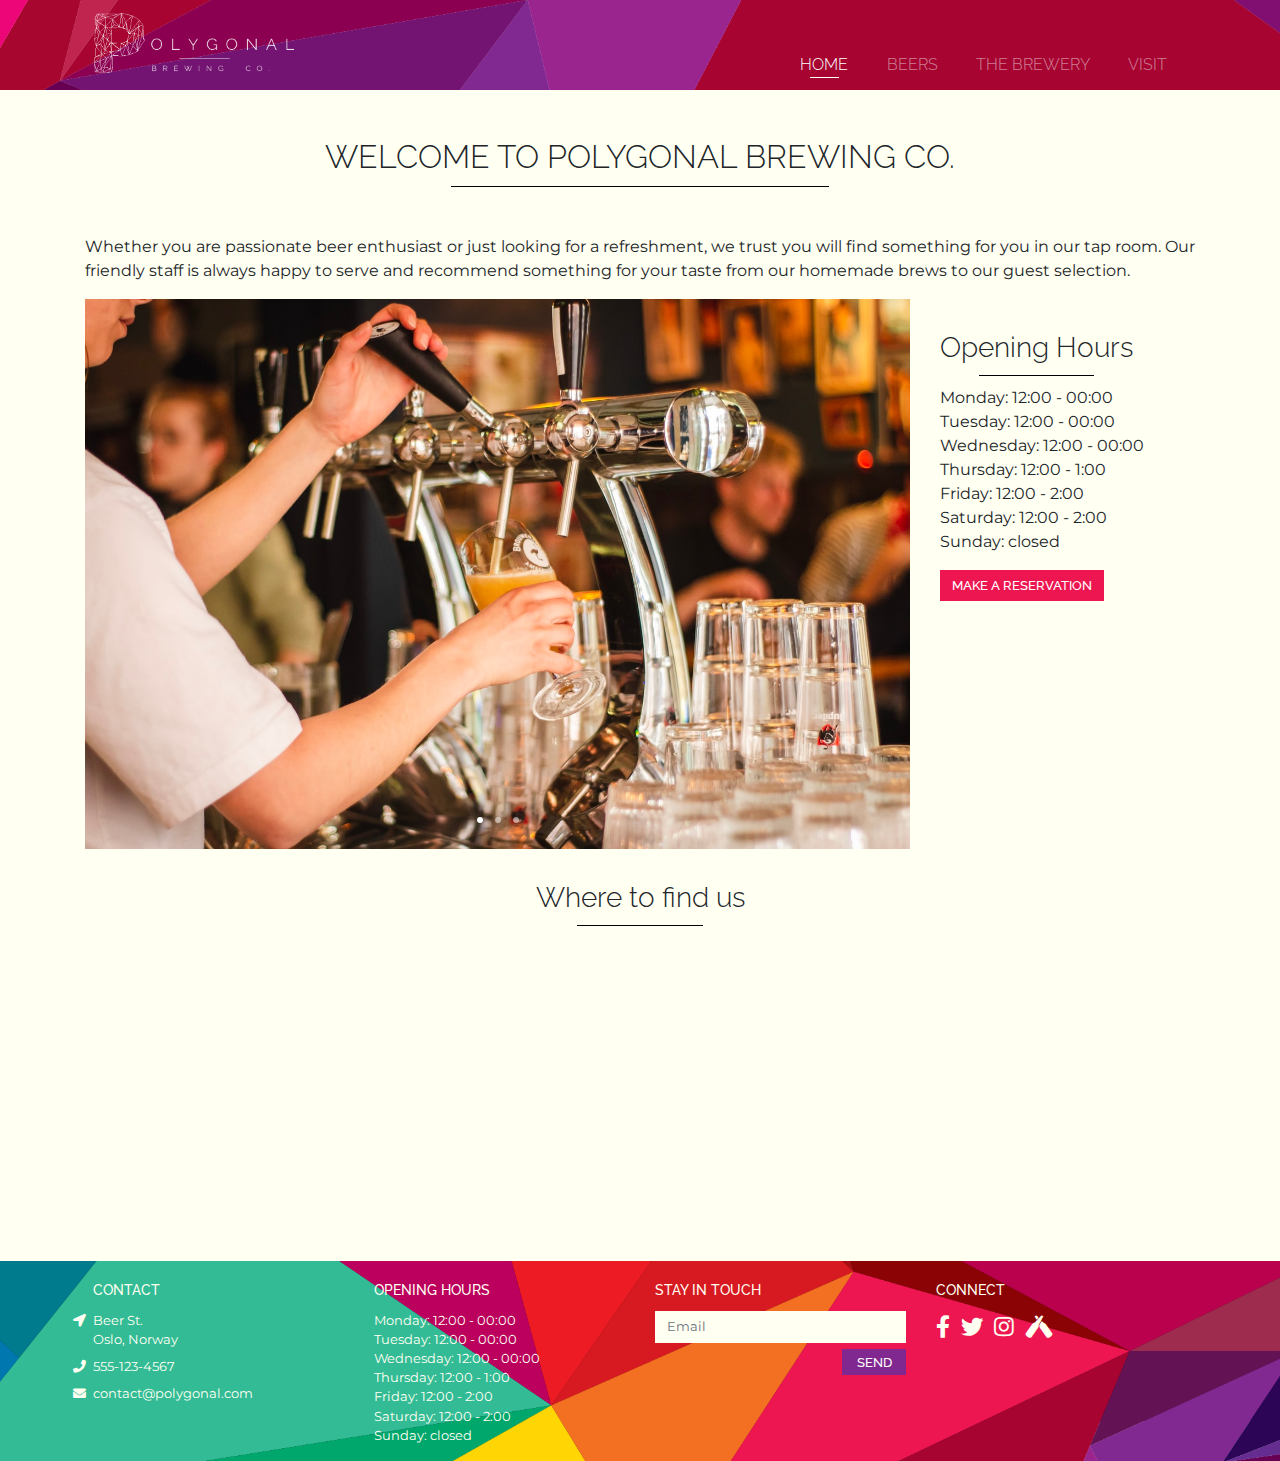
<file: index.html>
<!DOCTYPE html>
<html lang="en">

<head>
	<meta charset="UTF-8" />
	<meta name="viewport" content="width=device-width, initial-scale=1.0, user-scalable=no" />
	<meta http-equiv="X-UA-Compatible" content="ie=edge" />
	<link rel="stylesheet" href="https://stackpath.bootstrapcdn.com/bootstrap/4.4.1/css/bootstrap.min.css" />
	<link rel="stylesheet" href="https://cdnjs.cloudflare.com/ajax/libs/font-awesome/5.13.0/css/all.min.css" />
	<link rel="icon" href="favicon.ico" type="image/x-icon" />
	<link rel="stylesheet" href="assets/css/style.css" type="text/css" />
	<title>HOME | Polygonal Brewing Co.</title>
</head>

<body class="d-flex flex-column">
	<!-- HEADER -->
	<header class="sticky-top">
		<div class="nav-container container-fluid bg-custom">
			<nav class="navbar navbar-expand-md navbar-dark">
				<!-- LOGO -->
				<a class="navbar-brand logo" href="index.html"><img
                            src="assets/images/polygonal-logo-white-v2.png"
                            alt="Polygonal Brewing Logo"
                    /></a>
					<!-- TOGGLE NAV ICON ON MOBILE-->
					<button
                        class="navbar-toggler ml-auto"
                        type="button"
                        data-toggle="collapse"
                        data-target="#navbarNavDropdown"
                        aria-controls="navbarNavDropdown"
                        aria-expanded="false"
                        aria-label="Toggle navigation"
                    >
                        <span class="navbar-toggler-icon"></span>
                    </button>
					<!-- NAVIGATION -->
					<div class="collapse navbar-collapse" id="navbarNavDropdown">
						<ul id="nav" class="navbar-nav ml-auto">
							<li class="nav-item text-center">
								<a class="nav-link active" href="index.html">Home<span class="sr-only">
                                        (current)</span></a>
							</li>
							<li class="nav-item text-center">
								<a class="nav-link" href="beers.html">Beers</a>
							</li>
							<li class="nav-item text-center">
								<a class="nav-link" href="brewery.html">The Brewery</a>
							</li>
							<li class="nav-item text-center">
								<a class="nav-link" href="visit.html">Visit</a>
							</li>
						</ul>
					</div>
			</nav>
		</div>
	</header>

	<!-- MAIN CONTENT -->
	<section id="page-content">
		<div class="container content-container">
			<div class="row">
				<div class="col">
					<!-- TITLE AND INTRO TEXT -->
					<div class="text-center">
						<h2 class="center-title uppercase">
							Welcome to Polygonal Brewing Co.
						</h2>
					</div>
					<p>
						Whether you are passionate beer enthusiast or just
						looking for a refreshment, we trust you will find
						something for you in our tap room. Our friendly
						staff is always happy to serve and recommend
						something for your taste from our homemade brews to
						our guest selection.
					</p>
				</div>
			</div>
			<div class="row">
				<!-- SLIDESHOW -->
				<div class="col-lg-9 carousel slide" data-ride="carousel" id="homepage-carousel" data-interval="6000"
					data-touch="true">
					<ol class="carousel-indicators">
						<li data-target="#homepage-carousel" data-slide-to="0" class="active"></li>
						<li data-target="#homepage-carousel" data-slide-to="1"></li>
						<li data-target="#homepage-carousel" data-slide-to="2"></li>
					</ol>
					<div class="carousel-inner">
						<div class="carousel-item active">
							<img
                                    class="d-block w-100"
                                    src="assets/images/homepage-1.jpg"
                                    alt="Pouring beer from tap"
                                />
                            </div>
							<div class="carousel-item">
								<img
                                    class="d-block w-100"
                                    src="assets/images/homepage-2.jpg"
                                    alt="Group drinking beer"
                                />
                            </div>
								<div class="carousel-item">
									<img
                                    class="d-block w-100"
                                    src="assets/images/homepage-3.jpg"
                                    alt="Taproom and fermenters"
                                />
                            </div>
								</div>
							</div>

							<!-- OPENING HOURS -->

							<div class="col-lg-3 text-center text-lg-left row-buffer">
								<h3>Opening Hours</h3>
								<ul class="list-unstyled">
									<li>Monday: 12:00 - 00:00</li>
									<li>Tuesday: 12:00 - 00:00</li>
									<li>Wednesday: 12:00 - 00:00</li>
									<li>Thursday: 12:00 - 1:00</li>
									<li>Friday: 12:00 - 2:00</li>
									<li>Saturday: 12:00 - 2:00</li>
									<li>Sunday: closed</li>
								</ul>
								<a href="visit.html" class="btn btn-primary">Make a reservation</a>
							</div>
						</div>

						<div class="row row-buffer">
							<div class="col map">
								<div class="text-center">
									<h3>Where to find us</h3>
								</div>
								<!-- GOOGLE MAP -->
								<div id="map-container">
									<div id="map-overlay"></div>
									<iframe
										src="https://www.google.com/maps/d/embed?mid=18Y-OL-SCOapMsxaPh5ECu9UVHn6y4Py0"
										title="Location Map" aria-label="Location Map"></iframe>
								</div>
							</div>
						</div>
					</div>
	</section>
	<!-- FOOTER -->
	<footer id="sticky-footer">
		<div class="container-fluid bg-custom">
			<div class="row footer-container text-center text-md-left">
				<div class="col-md-3 footer-info">
					<h4>Contact</h4>
					<ul class="fa-ul">
						<li>
							<span class="fa-li d-none d-md-inline"
                                    ><i class="fa fa-location-arrow"></i></span><i
                                    class="fa fa-location-arrow d-md-none pr-2"
                                ></i>
							Beer St. <br />Oslo, Norway
                            </li>
						<li>
							<span class="fa-li d-none d-md-inline"
                                    ><i class="fa fa-phone"></i></span><i class="fa fa-phone d-md-none pr-2"></i><a
								aria-label="phone number" href="tel:555-123-4567">555-123-4567</a>
						</li>
						<li>
							<span class="fa-li d-none d-md-inline"
                                    ><i class="fa fa-envelope"></i></span><i class="fa fa-envelope d-md-none pr-2"></i><a
								aria-label="email" href="mailto:contact@polygonal.com">contact@polygonal.com</a>
						</li>
					</ul>
					<hr class="d-md-none" />
				</div>
				<div class="col-md-3 hours">
					<h4>Opening Hours</h4>
					<ul class="list-unstyled">
						<li>Monday: 12:00 - 00:00</li>
						<li>Tuesday: 12:00 - 00:00</li>
						<li>Wednesday: 12:00 - 00:00</li>
						<li>Thursday: 12:00 - 1:00</li>
						<li>Friday: 12:00 - 2:00</li>
						<li>Saturday: 12:00 - 2:00</li>
						<li>Sunday: closed</li>
					</ul>
					<hr class="d-md-none" />
				</div>
				<div class="col-md-3 footer-form">
					<h4>Stay In Touch</h4>
					<form class="form-group">
						<input
                                type="email"
                                required
                                class="form-control"
                                placeholder="Email"
                                aria-label="Email address"
                            />
						<div class="text-right">
							<button
                                    type="submit"
                                    class="btn btn-primary form-control"
                                    aria-label="submit-form"
                                >
                                    send
                                </button>
						</div>
					</form>
					<hr class="d-md-none" />
				</div>
				<div class="col-md-3 social">
					<h4>Connect</h4>
					<ul class="list-inline">
						<li class="list-inline-item align-middle">
							<a aria-label="Facebook" href="https://facebook.com" target="_blank"
								rel="noopener"><i class="fab fa-facebook-f"></i></a>
						</li>
						<li class="list-inline-item align-middle">
							<a aria-label="Twitter" href="https://twitter.com" target="_blank"
								rel="noopener"><i class="fab fa-twitter"></i></a>
						</li>
						<li class="list-inline-item align-middle">
							<a aria-label="instagram" href="https://instagram.com" target="_blank"
								rel="noopener"><i class="fab fa-instagram"></i></a>
						</li>
						<li class="list-inline-item align-middle">
							<a aria-label="untappd" href="https://untappd.com" target="_blank"
								rel="noopener"><i class="fab fa-untappd"></i></a>
						</li>
					</ul>
				</div>
			</div>
		</div>
	</footer>
	<!-- SCRIPTS -->
	<script src="https://code.jquery.com/jquery-3.4.1.slim.min.js"></script>
	<script src="https://stackpath.bootstrapcdn.com/bootstrap/4.4.1/js/bootstrap.min.js"></script>
	<script src="assets/js/scripts.js"></script>
</body>

</html>
</file>
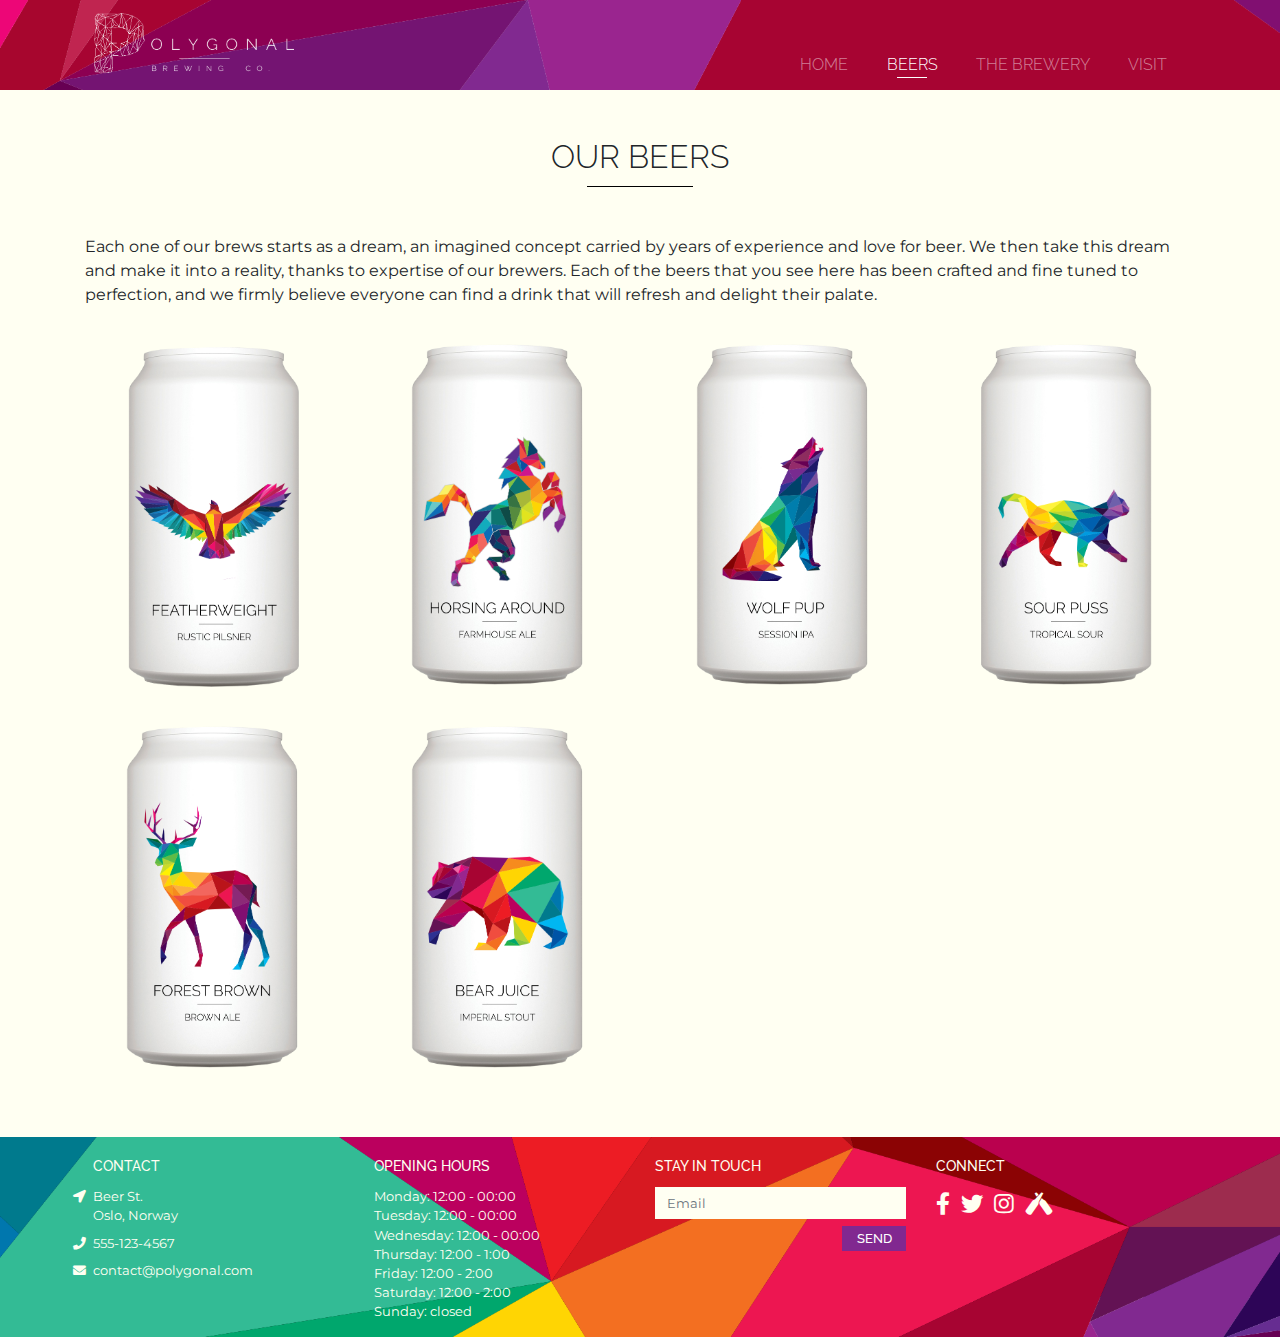
<file: beers.html>
<!DOCTYPE html>
<html lang="en">

<head>
	<meta charset="UTF-8" />
	<meta name="viewport" content="width=device-width, initial-scale=1.0, user-scalable=no" />
	<meta http-equiv="X-UA-Compatible" content="ie=edge" />
	<link rel="stylesheet" href="https://stackpath.bootstrapcdn.com/bootstrap/4.4.1/css/bootstrap.min.css" />
	<link rel="stylesheet" href="https://cdnjs.cloudflare.com/ajax/libs/font-awesome/5.13.0/css/all.min.css" />
	<link rel="icon" href="favicon.ico" type="image/x-icon" />
	<link rel="stylesheet" href="assets/css/style.css" type="text/css" />
	<title>BEERS | Polygonal Brewing Co.</title>
</head>

<body class="d-flex flex-column">
	<!-- HEADER -->
	<header class="sticky-top">
		<div class="nav-container container-fluid bg-custom">
			<nav class="navbar navbar-expand-md navbar-dark">
				<!-- LOGO -->
				<a class="navbar-brand logo" href="index.html"><img
                            src="assets/images/polygonal-logo-white-v2.png"
                            alt="Polygonal Brewing Logo"
                    /></a>
					<!-- TOGGLE NAV ICON ON MOBILE-->
					<button
                        class="navbar-toggler ml-auto"
                        type="button"
                        data-toggle="collapse"
                        data-target="#navbarNavDropdown"
                        aria-controls="navbarNavDropdown"
                        aria-expanded="false"
                        aria-label="Toggle navigation"
                    >
                        <span class="navbar-toggler-icon"></span>
                    </button>
					<!-- NAVIGATION -->
					<div class="collapse navbar-collapse" id="navbarNavDropdown">
						<ul id="nav" class="navbar-nav ml-auto">
							<li class="nav-item text-center">
								<a class="nav-link" href="index.html">Home<span class="sr-only">
                                        (current)</span></a>
							</li>
							<li class="nav-item text-center">
								<a class="nav-link active" href="beers.html">Beers<span class="sr-only">
                                        (current)</span></a>
							</li>
							<li class="nav-item text-center">
								<a class="nav-link" href="brewery.html">The Brewery</a>
							</li>
							<li class="nav-item text-center">
								<a class="nav-link" href="visit.html">Visit</a>
							</li>
						</ul>
					</div>
			</nav>
		</div>
	</header>
	<!-- MAIN CONTENT -->
	<section id="page-content">
		<div class="container content-container">
			<div class="text-center">
				<h2 class="center-title uppercase">Our Beers</h2>
			</div>
			<p>
				Each one of our brews starts as a dream, an imagined concept
				carried by years of experience and love for beer. We then
				take this dream and make it into a reality, thanks to
				expertise of our brewers. Each of the beers that you see
				here has been crafted and fine tuned to perfection, and we
				firmly believe everyone can find a drink that will refresh
				and delight their palate.
			</p>
			<!-- DESKTOP VERSION GRID -->
			<div class="d-none d-md-block">
				<div class="row">
					<div class="col-lg-3 col-md-4 col-sm-6">
						<div class="beer-img text-center">
							<a href="#featherweightModal" data-toggle="modal" data-target="#featherweightModal"><img
                                        src="assets/images/can-featherweight.png"
                                        alt="Featherweight Pilsner Can"
                                    />
                                </a>
						</div>
					</div>
					<div class="col-lg-3 col-md-4 col-sm-6">
						<div class="beer-img text-center">
							<a href="#horsingModal" data-toggle="modal" data-target="#horsingModal"><img
                                        src="assets/images/can-horsing-farmhouse.png"
                                        alt="Horsing Around Farmhouse Ale Can"
                                /></a>
						</div>
					</div>
					<div class="col-lg-3 col-md-4 col-sm-6">
						<div class="beer-img text-center">
							<a href="#wolfpupModal" data-toggle="modal" data-target="#wolfpupModal"><img
                                        src="assets/images/can-wolf-pup-ipa.png"
                                        alt="Wolf Pup IPA Can"
                                /></a>
						</div>
					</div>
					<div class="col-lg-3 col-md-4 col-sm-6">
						<div class="beer-img text-center">
							<a href="#sourpussModal" data-toggle="modal" data-target="#sourpussModal"><img
                                        src="assets/images/can-sour-puss.png"
                                        alt="Sour Puss Can"
                                /></a>
						</div>
					</div>
					<div class="col-lg-3 col-md-4 col-sm-6">
						<div class="beer-img text-center">
							<a href="#forestbrownModal" data-toggle="modal" data-target="#forestbrownModal"><img
                                        src="assets/images/can-forest-brown.png"
                                        alt="Forest Brown Ale Can"
                                /></a>
						</div>
					</div>
					<div class="col-lg-3 col-md-4 col-sm-6">
						<div class="beer-img text-center">
							<a href="#bearjuiceModal" data-toggle="modal" data-target="#bearjuiceModal"><img
                                        src="assets/images/can-bear-juice.png"
                                        alt="Bear Juice Can"
                                /></a>
						</div>
					</div>
				</div>
			</div>
			<!-- MOBILE VERSION CAROUSEL -->
			<div class="d-block d-md-none">
				<div class="row">
					<div class="col">
						<div id="beerCarousel" class="carousel slide" data-ride="carousel" data-interval="false"
							data-touch="true">
							<ol class="carousel-indicators">
								<li data-target="#beerCarousel" data-slide-to="0" class="active"></li>
								<li data-target="#beerCarousel" data-slide-to="1"></li>
								<li data-target="#beerCarousel" data-slide-to="2"></li>
								<li data-target="#beerCarousel" data-slide-to="3"></li>
								<li data-target="#beerCarousel" data-slide-to="4"></li>
								<li data-target="#beerCarousel" data-slide-to="5"></li>
							</ol>
							<div class="carousel-inner">
								<div class="carousel-item active">
									<img
                                            class="d-block beer-carousel-img"
                                            src="assets/images/can-featherweight.png"
                                            alt="Featherweight can"
                                        /><a class="art-credit text-center" href="https://www.freepik.com/patrickss"
										target="_blank" aria-label="open in new window">vector art by Patrickss<i
                                                class="ml-1 fas fa-external-link-alt"
                                            ></i></a>
									<div class="text-center row-buffer">
										<h3>Featherweight</h3>
									</div>
									<p>
										Featherweight finds its roots in the
										traditional Czech Pilsners, with
										it’s beautiful golden color, spicy
										noble hop aromas, and crisp malty
										profile. We bring it into the new
										world with our house lager yeast,
										which imparts it a fuller body than
										what you’d expect from it’s 4% abv.
										The result is a crisp, refreshing,
										satisfying beverage that will
										satisfy any thirst.
									</p>
									<div class="row">
										<div class="col-4 text-right progress-label">
											body
										</div>
										<div class="col-8 pt-2">
											<div class="progress" style="height: 3px;">
												<div class="progress-bar" role="progressbar" style="width: 50%;"
													aria-valuenow="50" aria-valuemin="0" aria-valuemax="100"></div>
											</div>
										</div>
									</div>
									<div class="row">
										<div class="col-4 text-right progress-label">
											bitterness
										</div>
										<div class="col-8 pt-2">
											<div class="progress" style="height: 3px;">
												<div class="progress-bar" role="progressbar" style="width: 40%;"
													aria-valuenow="40" aria-valuemin="0" aria-valuemax="100"></div>
											</div>
										</div>
									</div>

									<div class="row">
										<div class="col-4 text-right progress-label">
											maltiness
										</div>
										<div class="col-8 pt-2">
											<div class="progress" style="height: 3px;">
												<div class="progress-bar" role="progressbar" style="width: 70%;"
													aria-valuenow="70" aria-valuemin="0" aria-valuemax="100"></div>
											</div>
										</div>
									</div>

									<div class="row">
										<div class="col-4 text-right progress-label">
											fruitiness
										</div>
										<div class="col-8 pt-2">
											<div class="progress" style="height: 3px;">
												<div class="progress-bar" role="progressbar" style="width: 40%;"
													aria-valuenow="40" aria-valuemin="0" aria-valuemax="100"></div>
											</div>
										</div>
									</div>
								</div>

								<div class="carousel-item">
									<img
                                            class="d-block beer-carousel-img"
                                            src="assets/images/can-horsing-farmhouse.png"
                                            alt="Horsing Around farmhouse ale can"
                                        /><a class="art-credit text-center" href="https://www.freepik.com/patrickss"
										target="_blank" aria-label="open in new window">vector art by Patrickss<i
                                                class="ml-1 fas fa-external-link-alt"
                                            ></i></a>
									<div class="text-center row-buffer">
										<h4>Horsing Around</h4>
									</div>
									<p>
										We let this brew free-ferment to let
										the yeast impart all the esther
										flavors that it can. We propped up
										these flavors with american hops to
										to give it that extra fruity kick.
										At 7% abv, its complexity will
										unveil new flavors with every sip.
									</p>
									<div class="row">
										<div class="col-4 text-right progress-label">
											body
										</div>
										<div class="col-8 pt-2">
											<div class="progress" style="height: 3px;">
												<div class="progress-bar" role="progressbar" style="width: 60%;"
													aria-valuenow="60" aria-valuemin="0" aria-valuemax="100"></div>
											</div>
										</div>
									</div>
									<div class="row">
										<div class="col-4 text-right progress-label">
											bitterness
										</div>
										<div class="col-8 pt-2">
											<div class="progress" style="height: 3px;">
												<div class="progress-bar" role="progressbar" style="width: 20%;"
													aria-valuenow="20" aria-valuemin="0" aria-valuemax="100"></div>
											</div>
										</div>
									</div>

									<div class="row">
										<div class="col-4 text-right progress-label">
											maltiness
										</div>
										<div class="col-8 pt-2">
											<div class="progress" style="height: 3px;">
												<div class="progress-bar" role="progressbar" style="width: 60%;"
													aria-valuenow="60" aria-valuemin="0" aria-valuemax="100"></div>
											</div>
										</div>
									</div>

									<div class="row">
										<div class="col-4 text-right progress-label">
											fruitiness
										</div>
										<div class="col-8 pt-2">
											<div class="progress" style="height: 3px;">
												<div class="progress-bar" role="progressbar" style="width: 65%;"
													aria-valuenow="65" aria-valuemin="0" aria-valuemax="100"></div>
											</div>
										</div>
									</div>
								</div>

								<div class="carousel-item">
									<img
                                            class="d-block beer-carousel-img"
                                            src="assets/images/can-wolf-pup-ipa.png"
                                            alt="Wolf Pup IPA can"
                                        /><a class="art-credit text-center" href="https://www.freepik.com/patrickss"
										target="_blank" aria-label="open in new window">vector art by Patrickss<i
                                                class="ml-1 fas fa-external-link-alt"
                                            ></i></a>
									<div class="text-center row-buffer">
										<h3>Wolf Pup</h3>
									</div>
									<p>
										We made a crisp refreshing blonde
										ale and loaded it with fruity
										Australian hops. The outcome is a
										beer that is packed with tropical
										flavors, and that goes down way too
										easily. At an accessible 5% abv,
										we’ll wager you’ll go for a second
										one.
									</p>
									<div class="row">
										<div class="col-4 text-right progress-label">
											body
										</div>
										<div class="col-8 pt-2">
											<div class="progress" style="height: 3px;">
												<div class="progress-bar" role="progressbar" style="width: 30%;"
													aria-valuenow="30" aria-valuemin="0" aria-valuemax="100"></div>
											</div>
										</div>
									</div>
									<div class="row">
										<div class="col-4 text-right progress-label">
											bitterness
										</div>
										<div class="col-8 pt-2">
											<div class="progress" style="height: 3px;">
												<div class="progress-bar" role="progressbar" style="width: 70%;"
													aria-valuenow="70" aria-valuemin="0" aria-valuemax="100"></div>
											</div>
										</div>
									</div>

									<div class="row">
										<div class="col-4 text-right progress-label">
											maltiness
										</div>
										<div class="col-8 pt-2">
											<div class="progress" style="height: 3px;">
												<div class="progress-bar" role="progressbar" style="width: 40%;"
													aria-valuenow="40" aria-valuemin="0" aria-valuemax="100"></div>
											</div>
										</div>
									</div>

									<div class="row">
										<div class="col-4 text-right progress-label">
											fruitiness
										</div>
										<div class="col-8 pt-2">
											<div class="progress" style="height: 3px;">
												<div class="progress-bar" role="progressbar" style="width: 85%;"
													aria-valuenow="85" aria-valuemin="0" aria-valuemax="100"></div>
											</div>
										</div>
									</div>
								</div>

								<div class="carousel-item">
									<img
                                            class="d-block beer-carousel-img"
                                            src="assets/images/can-sour-puss.png"
                                            alt="Sour Puss Tropical Sour can"
                                        /><a class="art-credit text-center" href="https://www.freepik.com/patrickss"
										target="_blank" aria-label="open in new window">vector art by Patrickss<i
                                                class="ml-1 fas fa-external-link-alt"
                                            ></i></a>
									<div class="text-center row-buffer">
										<h3>Sour Puss</h3>
									</div>
									<p>
										This beer was soured with
										lactobacillus, lightly hopped with
										mosaic hops, then infused with
										passion fruit, mango, and pineapple.
										We carbonated slightly more than we
										should have to give it pleasant
										sparkle on the tongue. It’ll scratch
										that tropical fruit itch, and it’s
										only 4.5% abv.
									</p>
									<div class="row">
										<div class="col-4 text-right progress-label">
											body
										</div>
										<div class="col-8 pt-2">
											<div class="progress" style="height: 3px;">
												<div class="progress-bar" role="progressbar" style="width: 30%;"
													aria-valuenow="30" aria-valuemin="0" aria-valuemax="100"></div>
											</div>
										</div>
									</div>
									<div class="row">
										<div class="col-4 text-right progress-label">
											bitterness
										</div>
										<div class="col-8 pt-2">
											<div class="progress" style="height: 3px;">
												<div class="progress-bar" role="progressbar" style="width: 10%;"
													aria-valuenow="10" aria-valuemin="0" aria-valuemax="100"></div>
											</div>
										</div>
									</div>

									<div class="row">
										<div class="col-4 text-right progress-label">
											maltiness
										</div>
										<div class="col-8 pt-2">
											<div class="progress" style="height: 3px;">
												<div class="progress-bar" role="progressbar" style="width: 40%;"
													aria-valuenow="40" aria-valuemin="0" aria-valuemax="100"></div>
											</div>
										</div>
									</div>

									<div class="row">
										<div class="col-4 text-right progress-label">
											fruitiness
										</div>
										<div class="col-8 pt-2">
											<div class="progress" style="height: 3px;">
												<div class="progress-bar" role="progressbar" style="width: 100%;"
													aria-valuenow="100" aria-valuemin="0" aria-valuemax="100"></div>
											</div>
										</div>
									</div>
								</div>

								<div class="carousel-item">
									<img
                                            class="d-block beer-carousel-img"
                                            src="assets/images/can-forest-brown.png"
                                            alt="Forest Brown Ale can"
                                        /><a class="art-credit text-center" href="https://www.freepik.com/patrickss"
										target="_blank" aria-label="open in new window">vector art by Patrickss<i
                                                class="ml-1 fas fa-external-link-alt"
                                            ></i></a>
									<div class="text-center row-buffer">
										<h3>Forest Brown</h3>
									</div>
									<p>
										This is the beer that first caught
										the attention of the public Simple,
										rich, straightforward, our brown ale
										offers a full-bodied chocolate and
										toffee profile that will leave you
										satisfied. Its sweetness is balanced
										out by the bitterness of its roasted
										malts. At 6% abv, it’s one of our
										favorites, and never disappoints.
									</p>
									<div class="row">
										<div class="col-4 text-right progress-label">
											body
										</div>
										<div class="col-8 pt-2">
											<div class="progress" style="height: 3px;">
												<div class="progress-bar" role="progressbar" style="width: 50%;"
													aria-valuenow="50" aria-valuemin="0" aria-valuemax="100"></div>
											</div>
										</div>
									</div>
									<div class="row">
										<div class="col-4 text-right progress-label">
											bitterness
										</div>
										<div class="col-8 pt-2">
											<div class="progress" style="height: 3px;">
												<div class="progress-bar" role="progressbar" style="width: 20%;"
													aria-valuenow="20" aria-valuemin="0" aria-valuemax="100"></div>
											</div>
										</div>
									</div>

									<div class="row">
										<div class="col-4 text-right progress-label">
											maltiness
										</div>
										<div class="col-8 pt-2">
											<div class="progress" style="height: 3px;">
												<div class="progress-bar" role="progressbar" style="width: 60%;"
													aria-valuenow="60" aria-valuemin="0" aria-valuemax="100"></div>
											</div>
										</div>
									</div>

									<div class="row">
										<div class="col-4 text-right progress-label">
											fruitiness
										</div>
										<div class="col-8 pt-2">
											<div class="progress" style="height: 3px;">
												<div class="progress-bar" role="progressbar" style="width: 20%;"
													aria-valuenow="20" aria-valuemin="0" aria-valuemax="100"></div>
											</div>
										</div>
									</div>
								</div>

								<div class="carousel-item">
									<img
                                            class="d-block beer-carousel-img"
                                            src="assets/images/can-bear-juice.png"
                                            alt="Bear Juice Stout can"
                                        /><a class="art-credit text-center" href="https://www.freepik.com/patrickss"
										target="_blank" aria-label="open in new window">vector art by Patrickss<i
                                                class="ml-1 fas fa-external-link-alt"
                                            ></i></a>
									<div class="text-center row-buffer">
										<h3>Bear Juice</h3>
									</div>
									<p>
										Lorem ipsum dolor sit amet,
										consectetur adipiscing elit. Ut
										fermentum vel tellus in accumsan.
										Sed id eros vehicula odio placerat
										viverra eget ac lacus. Nulla
										accumsan mauris quis enim fringilla,
										at elementum tortor placerat. Donec
										accumsan et nisi porttitor viverra.
									</p>
									<div class="row">
										<div class="col-4 text-right progress-label">
											body
										</div>
										<div class="col-8 pt-2">
											<div class="progress" style="height: 3px;">
												<div class="progress-bar" role="progressbar" style="width: 100%;"
													aria-valuenow="100" aria-valuemin="0" aria-valuemax="100"></div>
											</div>
										</div>
									</div>
									<div class="row">
										<div class="col-4 text-right progress-label">
											bitterness
										</div>
										<div class="col-8 pt-2">
											<div class="progress" style="height: 3px;">
												<div class="progress-bar" role="progressbar" style="width: 10%;"
													aria-valuenow="10" aria-valuemin="0" aria-valuemax="100"></div>
											</div>
										</div>
									</div>

									<div class="row">
										<div class="col-4 text-right progress-label">
											maltiness
										</div>
										<div class="col-8 pt-2">
											<div class="progress" style="height: 3px;">
												<div class="progress-bar" role="progressbar" style="width: 90%;"
													aria-valuenow="90" aria-valuemin="0" aria-valuemax="100"></div>
											</div>
										</div>
									</div>

									<div class="row">
										<div class="col-4 text-right progress-label">
											fruitiness
										</div>
										<div class="col-8 pt-2">
											<div class="progress" style="height: 3px;">
												<div class="progress-bar" role="progressbar" style="width: 20%;"
													aria-valuenow="20" aria-valuemin="0" aria-valuemax="100"></div>
											</div>
										</div>
									</div>
								</div>
							</div>

							<a class="carousel-control-prev" href="#beerCarousel" role="button" data-slide="prev">
								<span
                                        class="carousel-control-prev-icon"
                                        aria-hidden="true"
                                    ></span>
								<span class="sr-only">Previous</span>
							</a>
							<a class="carousel-control-next" href="#beerCarousel" role="button" data-slide="next">
								<span
                                        class="carousel-control-next-icon"
                                        aria-hidden="true"
                                    ></span>
								<span class="sr-only">Next</span>
							</a>
						</div>
					</div>
				</div>
			</div>
		</div>
	</section>

	<!-- MODAL WINDOWS -->
	<section>
		<!-- Featherweight info modal -->
		<div class="modal" id="featherweightModal" tabindex="-1" role="dialog" aria-labelledby="featherweightLabel"
			aria-hidden="true">
			<div class="modal-dialog modal-lg modal-dialog-centered" role="document">
				<div class="modal-content modal-bg">
					<button
                            type="button"
                            class="close"
                            data-dismiss="modal"
                            aria-label="Close"
                        >
                            <span aria-hidden="true">&times;</span>
                        </button>
					<div class="modal-body">
						<div class="container-fluid">
							<div class="row">
								<div class="col-4 modal-img text-center">
									<img
                                            src="assets/images/can-featherweight.png"
                                            alt="Featherweight Pilsner Can"
                                        />
									<a class="art-credit" href="https://www.freepik.com/patrickss" target="_blank"
										aria-label="open in new window">vector art by Patrickss<i
                                                class="ml-1 fas fa-external-link-alt"
                                            ></i></a>
								</div>
								<div class="col-8">
									<h3 id="featherweightLabel">
										Featherweight
									</h3>
									<p>
										Featherweight finds its roots in the
										traditional Czech Pilsners, with
										it’s beautiful golden color, spicy
										noble hop aromas, and crisp malty
										profile. We bring it into the new
										world with our house lager yeast,
										which imparts it a fuller body than
										what you’d expect from it’s 4% abv.
										The result is a crisp, refreshing,
										satisfying beverage that will
										satisfy any thirst.
									</p>
									<div class="row">
										<div class="col-3 text-right progress-label">
											body
										</div>
										<div class="col-9 pt-2">
											<div class="progress" style="height: 3px;">
												<div class="progress-bar" role="progressbar" style="width: 50%;"
													aria-valuenow="50" aria-valuemin="0" aria-valuemax="100"></div>
											</div>
										</div>
									</div>

									<div class="row">
										<div class="col-3 text-right progress-label">
											bitterness
										</div>
										<div class="col-9 pt-2">
											<div class="progress" style="height: 3px;">
												<div class="progress-bar" role="progressbar" style="width: 40%;"
													aria-valuenow="40" aria-valuemin="0" aria-valuemax="100"></div>
											</div>
										</div>
									</div>

									<div class="row">
										<div class="col-3 text-right progress-label">
											maltiness
										</div>
										<div class="col-9 pt-2">
											<div class="progress" style="height: 3px;">
												<div class="progress-bar" role="progressbar" style="width: 70%;"
													aria-valuenow="70" aria-valuemin="0" aria-valuemax="100"></div>
											</div>
										</div>
									</div>

									<div class="row">
										<div class="col-3 text-right progress-label">
											fruitiness
										</div>
										<div class="col-9 pt-2">
											<div class="progress" style="height: 3px;">
												<div class="progress-bar" role="progressbar" style="width: 40%;"
													aria-valuenow="40" aria-valuemin="0" aria-valuemax="100"></div>
											</div>
										</div>
									</div>
								</div>
							</div>
						</div>
					</div>
				</div>
			</div>
		</div>

		<!-- Horsing Around Modal Window -->

		<div class="modal" id="horsingModal" tabindex="-1" role="dialog" aria-labelledby="horsingLabel"
			aria-hidden="true">
			<div class="modal-dialog modal-lg modal-dialog-centered" role="document">
				<div class="modal-content modal-bg">
					<button
                            type="button"
                            class="close"
                            data-dismiss="modal"
                            aria-label="Close"
                        >
                            <span aria-hidden="true">&times;</span>
                        </button>
					<div class="modal-body">
						<div class="container-fluid">
							<div class="row">
								<div class="col-4 modal-img text-center">
									<img
                                            src="assets/images/can-horsing-farmhouse.png"
                                            alt="Horsing Around Farmhouse Ale Can"
                                        />
									<a class="art-credit" href="https://www.freepik.com/patrickss" target="_blank"
										aria-label="open in new window">vector art by Patrickss<i
                                                class="ml-1 fas fa-external-link-alt"
                                            ></i></a>
								</div>
								<div class="col-8">
									<h3 id="horsingLabel">
										Horsing Around
									</h3>
									<p>
										We let this brew free-ferment to let
										the yeast impart all the esther
										flavors that it can. We propped up
										these flavors with american hops to
										to give it that extra fruity kick.
										At 7% abv, its complexity will
										unveil new flavors with every sip.
									</p>
									<div class="row">
										<div class="col-3 text-right progress-label">
											body
										</div>
										<div class="col-9 pt-2">
											<div class="progress" style="height: 3px;">
												<div class="progress-bar" role="progressbar" style="width: 60%;"
													aria-valuenow="60" aria-valuemin="0" aria-valuemax="100"></div>
											</div>
										</div>
									</div>

									<div class="row">
										<div class="col-3 text-right progress-label">
											bitterness
										</div>
										<div class="col-9 pt-2">
											<div class="progress" style="height: 3px;">
												<div class="progress-bar" role="progressbar" style="width: 20%;"
													aria-valuenow="20" aria-valuemin="0" aria-valuemax="100"></div>
											</div>
										</div>
									</div>

									<div class="row">
										<div class="col-3 text-right progress-label">
											maltiness
										</div>
										<div class="col-9 pt-2">
											<div class="progress" style="height: 3px;">
												<div class="progress-bar" role="progressbar" style="width: 60%;"
													aria-valuenow="60" aria-valuemin="0" aria-valuemax="100"></div>
											</div>
										</div>
									</div>

									<div class="row">
										<div class="col-3 text-right progress-label">
											fruitiness
										</div>
										<div class="col-9 pt-2">
											<div class="progress" style="height: 3px;">
												<div class="progress-bar" role="progressbar" style="width: 65%;"
													aria-valuenow="65" aria-valuemin="0" aria-valuemax="100"></div>
											</div>
										</div>
									</div>
								</div>
							</div>
						</div>
					</div>
				</div>
			</div>
		</div>

		<!-- Wolf Pup Modal Window -->

		<div class="modal" id="wolfpupModal" tabindex="-1" role="dialog" aria-labelledby="wolfpupLabel"
			aria-hidden="true">
			<div class="modal-dialog modal-lg modal-dialog-centered" role="document">
				<div class="modal-content modal-bg">
					<button
                            type="button"
                            class="close"
                            data-dismiss="modal"
                            aria-label="Close"
                        >
                            <span aria-hidden="true">&times;</span>
                        </button>
					<div class="modal-body">
						<div class="container-fluid">
							<div class="row">
								<div class="col-4 modal-img text-center">
									<img
                                            src="assets/images/can-wolf-pup-ipa.png"
                                            alt="Wolf Pup Session IPA Can"
                                        />
									<a class="art-credit" href="https://www.freepik.com/patrickss" target="_blank"
										aria-label="open in new window">vector art by Patrickss<i
                                                class="ml-1 fas fa-external-link-alt"
                                            ></i></a>
								</div>
								<div class="col-8">
									<h3 id="wolfpupLabel">Wolf Pup</h3>
									<p>
										We made a crisp refreshing blonde
										ale and loaded it with fruity
										Australian hops. The outcome is a
										beer that is packed with tropical
										flavors, and that goes down way too
										easily. At an accessible 5% abv,
										we’ll wager you’ll go for a second
										one.
									</p>
									<div class="row">
										<div class="col-3 text-right progress-label">
											body
										</div>
										<div class="col-9 pt-2">
											<div class="progress" style="height: 3px;">
												<div class="progress-bar" role="progressbar" style="width: 30%;"
													aria-valuenow="30" aria-valuemin="0" aria-valuemax="100"></div>
											</div>
										</div>
									</div>

									<div class="row">
										<div class="col-3 text-right progress-label">
											bitterness
										</div>
										<div class="col-9 pt-2">
											<div class="progress" style="height: 3px;">
												<div class="progress-bar" role="progressbar" style="width: 70%;"
													aria-valuenow="70" aria-valuemin="0" aria-valuemax="100"></div>
											</div>
										</div>
									</div>

									<div class="row">
										<div class="col-3 text-right progress-label">
											maltiness
										</div>
										<div class="col-9 pt-2">
											<div class="progress" style="height: 3px;">
												<div class="progress-bar" role="progressbar" style="width: 40%;"
													aria-valuenow="40" aria-valuemin="0" aria-valuemax="100"></div>
											</div>
										</div>
									</div>

									<div class="row">
										<div class="col-3 text-right progress-label">
											fruitiness
										</div>
										<div class="col-9 pt-2">
											<div class="progress" style="height: 3px;">
												<div class="progress-bar" role="progressbar" style="width: 85%;"
													aria-valuenow="80" aria-valuemin="0" aria-valuemax="100"></div>
											</div>
										</div>
									</div>
								</div>
							</div>
						</div>
					</div>
				</div>
			</div>
		</div>

		<!-- Sour Puss Around Modal Window -->

		<div class="modal" id="sourpussModal" tabindex="-1" role="dialog" aria-labelledby="sourpussLabel"
			aria-hidden="true">
			<div class="modal-dialog modal-lg modal-dialog-centered" role="document">
				<div class="modal-content modal-bg">
					<button
                            type="button"
                            class="close"
                            data-dismiss="modal"
                            aria-label="Close"
                        >
                            <span aria-hidden="true">&times;</span>
                        </button>
					<div class="modal-body">
						<div class="container-fluid">
							<div class="row">
								<div class="col-4 modal-img text-center">
									<img
                                            src="assets/images/can-sour-puss.png"
                                            alt="Sour Puss Tropical Sour Ale Can"
                                        />
									<a class="art-credit" href="https://www.freepik.com/patrickss" target="_blank"
										aria-label="open in new window">vector art by Patrickss<i
                                                class="ml-1 fas fa-external-link-alt"
                                            ></i></a>
								</div>
								<div class="col-8">
									<h3 id="sourpussLabel">Sour Puss</h3>
									<p>
										This beer was soured with
										lactobacillus, lightly hopped with
										mosaic hops, then infused with
										passion fruit, mango, and pineapple.
										We carbonated slightly more than we
										should have to give it pleasant
										sparkle on the tongue. It’ll scratch
										that tropical fruit itch, and it’s
										only 4.5% abv.
									</p>
									<div class="row">
										<div class="col-3 text-right progress-label">
											body
										</div>
										<div class="col-9 pt-2">
											<div class="progress" style="height: 3px;">
												<div class="progress-bar" role="progressbar" style="width: 30%;"
													aria-valuenow="30" aria-valuemin="0" aria-valuemax="100"></div>
											</div>
										</div>
									</div>

									<div class="row">
										<div class="col-3 text-right progress-label">
											bitterness
										</div>
										<div class="col-9 pt-2">
											<div class="progress" style="height: 3px;">
												<div class="progress-bar" role="progressbar" style="width: 10%;"
													aria-valuenow="10" aria-valuemin="0" aria-valuemax="100"></div>
											</div>
										</div>
									</div>

									<div class="row">
										<div class="col-3 text-right progress-label">
											maltiness
										</div>
										<div class="col-9 pt-2">
											<div class="progress" style="height: 3px;">
												<div class="progress-bar" role="progressbar" style="width: 40%;"
													aria-valuenow="40" aria-valuemin="0" aria-valuemax="100"></div>
											</div>
										</div>
									</div>

									<div class="row">
										<div class="col-3 text-right progress-label">
											fruitiness
										</div>
										<div class="col-9 pt-2">
											<div class="progress" style="height: 3px;">
												<div class="progress-bar" role="progressbar" style="width: 100%;"
													aria-valuenow="100" aria-valuemin="0" aria-valuemax="100"></div>
											</div>
										</div>
									</div>
								</div>
							</div>
						</div>
					</div>
				</div>
			</div>
		</div>

		<!-- Forest Brown Around Modal Window -->

		<div class="modal" id="forestbrownModal" tabindex="-1" role="dialog" aria-labelledby="forestbrownLabel"
			aria-hidden="true">
			<div class="modal-dialog modal-lg modal-dialog-centered" role="document">
				<div class="modal-content modal-bg">
					<button
                            type="button"
                            class="close"
                            data-dismiss="modal"
                            aria-label="Close"
                        >
                            <span aria-hidden="true">&times;</span>
                        </button>
					<div class="modal-body">
						<div class="container-fluid">
							<div class="row">
								<div class="col-4 modal-img text-center">
									<img
                                            src="assets/images/can-forest-brown.png"
                                            alt="Forest Brown Ale Can"
                                        />
									<a class="art-credit" href="https://www.freepik.com/patrickss" target="_blank"
										aria-label="open in new window">vector art by Patrickss<i
                                                class="ml-1 fas fa-external-link-alt"
                                            ></i></a>
								</div>
								<div class="col-8">
									<h3 id="forestbrownLabel">
										Forest Brown
									</h3>
									<p>
										This is the beer that first caught
										the attention of the public Simple,
										rich, straightforward, our brown ale
										offers a full-bodied chocolate and
										toffee profile that will leave you
										satisfied. Its sweetness is balanced
										out by the bitterness of its roasted
										malts. At 6% abv, it’s one of our
										favorites, and never disappoints.
									</p>
									<div class="row">
										<div class="col-3 text-right progress-label">
											body
										</div>
										<div class="col-9 pt-2">
											<div class="progress" style="height: 3px;">
												<div class="progress-bar" role="progressbar" style="width: 50%;"
													aria-valuenow="50" aria-valuemin="0" aria-valuemax="100"></div>
											</div>
										</div>
									</div>

									<div class="row">
										<div class="col-3 text-right progress-label">
											bitterness
										</div>
										<div class="col-9 pt-2">
											<div class="progress" style="height: 3px;">
												<div class="progress-bar" role="progressbar" style="width: 20%;"
													aria-valuenow="20" aria-valuemin="0" aria-valuemax="100"></div>
											</div>
										</div>
									</div>

									<div class="row">
										<div class="col-3 text-right progress-label">
											maltiness
										</div>
										<div class="col-9 pt-2">
											<div class="progress" style="height: 3px;">
												<div class="progress-bar" role="progressbar" style="width: 60%;"
													aria-valuenow="60" aria-valuemin="0" aria-valuemax="100"></div>
											</div>
										</div>
									</div>

									<div class="row">
										<div class="col-3 text-right progress-label">
											fruitiness
										</div>
										<div class="col-9 pt-2">
											<div class="progress" style="height: 3px;">
												<div class="progress-bar" role="progressbar" style="width: 20%;"
													aria-valuenow="20" aria-valuemin="0" aria-valuemax="100"></div>
											</div>
										</div>
									</div>
								</div>
							</div>
						</div>
					</div>
				</div>
			</div>
		</div>

		<!-- Bear Juice Around Modal Window -->

		<div class="modal" id="bearjuiceModal" tabindex="-1" role="dialog" aria-labelledby="bearjuiceLabel"
			aria-hidden="true">
			<div class="modal-dialog modal-lg modal-dialog-centered" role="document">
				<div class="modal-content modal-bg">
					<button
                            type="button"
                            class="close"
                            data-dismiss="modal"
                            aria-label="Close"
                        >
                            <span aria-hidden="true">&times;</span>
                        </button>
					<div class="modal-body">
						<div class="container-fluid">
							<div class="row">
								<div class="col-4 modal-img text-center">
									<img
                                            src="assets/images/can-bear-juice.png"
                                            alt="Bear Juice Imperial Stout Can"
                                        />
									<a class="art-credit" href="https://www.freepik.com/patrickss" target="_blank"
										aria-label="open in new window">vector art by Patrickss<i
                                                class="ml-1 fas fa-external-link-alt"
                                            ></i></a>
								</div>
								<div class="col-8">
									<h3 id="bearjuiceLabel">Bear Juice</h3>
									<p>
										Our imperial stout is a heavy
										hitter, loaded with bold flavors
										reminiscent of chocolate, coffee and
										caramel. We brewed it from a blend
										of the finest dark malts and some
										muscovado sugar, and then aged it
										for 3 months in bourbon barrel. It’s
										definitely a sipper at 12%, and you
										will keep coming back for more sips.
									</p>
									<div class="row">
										<div class="col-3 text-right progress-label">
											body
										</div>
										<div class="col-9 pt-2">
											<div class="progress" style="height: 3px;">
												<div class="progress-bar" role="progressbar" style="width: 100%;"
													aria-valuenow="100" aria-valuemin="0" aria-valuemax="100"></div>
											</div>
										</div>
									</div>

									<div class="row">
										<div class="col-3 text-right progress-label">
											bitterness
										</div>
										<div class="col-9 pt-2">
											<div class="progress" style="height: 3px;">
												<div class="progress-bar" role="progressbar" style="width: 10%;"
													aria-valuenow="10" aria-valuemin="0" aria-valuemax="100"></div>
											</div>
										</div>
									</div>

									<div class="row">
										<div class="col-3 text-right progress-label">
											maltiness
										</div>
										<div class="col-9 pt-2">
											<div class="progress" style="height: 3px;">
												<div class="progress-bar" role="progressbar" style="width: 90%;"
													aria-valuenow="90" aria-valuemin="0" aria-valuemax="100"></div>
											</div>
										</div>
									</div>

									<div class="row">
										<div class="col-3 text-right progress-label">
											fruitiness
										</div>
										<div class="col-9 pt-2">
											<div class="progress" style="height: 3px;">
												<div class="progress-bar" role="progressbar" style="width: 20%;"
													aria-valuenow="20" aria-valuemin="0" aria-valuemax="100"></div>
											</div>
										</div>
									</div>
								</div>
							</div>
						</div>
					</div>
				</div>
			</div>
		</div>
	</section>

	<!-- FOOTER -->
	<footer id="sticky-footer">
		<div class="container-fluid bg-custom">
			<div class="row footer-container text-center text-md-left">
				<div class="col-md-3 footer-info">
					<h4>Contact</h4>
					<ul class="fa-ul">
						<li>
							<span class="fa-li d-none d-md-inline"
                                    ><i class="fa fa-location-arrow"></i></span><i
                                    class="fa fa-location-arrow d-md-none pr-2"
                                ></i>
							Beer St. <br />Oslo, Norway
                            </li>
						<li>
							<span class="fa-li d-none d-md-inline"
                                    ><i class="fa fa-phone"></i></span><i class="fa fa-phone d-md-none pr-2"></i><a
								aria-label="phone number" href="tel:555-123-4567">555-123-4567</a>
						</li>
						<li>
							<span class="fa-li d-none d-md-inline"
                                    ><i class="fa fa-envelope"></i></span><i class="fa fa-envelope d-md-none pr-2"></i><a
								aria-label="email" href="mailto:contact@polygonal.com">contact@polygonal.com</a>
						</li>
					</ul>
					<hr class="d-md-none" />
				</div>
				<div class="col-md-3 hours">
					<h4>Opening Hours</h4>
					<ul class="list-unstyled">
						<li>Monday: 12:00 - 00:00</li>
						<li>Tuesday: 12:00 - 00:00</li>
						<li>Wednesday: 12:00 - 00:00</li>
						<li>Thursday: 12:00 - 1:00</li>
						<li>Friday: 12:00 - 2:00</li>
						<li>Saturday: 12:00 - 2:00</li>
						<li>Sunday: closed</li>
					</ul>
					<hr class="d-md-none" />
				</div>
				<div class="col-md-3 footer-form">
					<h4>Stay In Touch</h4>
					<form class="form-group">
						<input
                                type="email"
                                required
                                class="form-control"
                                placeholder="Email"
                                aria-label="Email address"
                            />
						<div class="text-right">
							<button
                                    type="submit"
                                    class="btn btn-primary form-control"
                                    aria-label="submit-form"
                                >
                                    send
                                </button>
						</div>
					</form>
					<hr class="d-md-none" />
				</div>
				<div class="col-md-3 social">
					<h4>Connect</h4>
					<ul class="list-inline">
						<li class="list-inline-item align-middle">
							<a aria-label="Facebook" href="https://facebook.com" target="_blank"
								rel="noopener"><i class="fab fa-facebook-f"></i></a>
						</li>
						<li class="list-inline-item align-middle">
							<a aria-label="Twitter" href="https://twitter.com" target="_blank"
								rel="noopener"><i class="fab fa-twitter"></i></a>
						</li>
						<li class="list-inline-item align-middle">
							<a aria-label="instagram" href="https://instagram.com" target="_blank"
								rel="noopener"><i class="fab fa-instagram"></i></a>
						</li>
						<li class="list-inline-item align-middle">
							<a aria-label="untappd" href="https://untappd.com" target="_blank"
								rel="noopener"><i class="fab fa-untappd"></i></a>
						</li>
					</ul>
				</div>
			</div>
		</div>
	</footer>
	<!-- SCRIPTS -->
	<script src="https://code.jquery.com/jquery-3.4.1.slim.min.js"></script>
	<script src="https://stackpath.bootstrapcdn.com/bootstrap/4.4.1/js/bootstrap.min.js"></script>
</body>

</html>
</file>
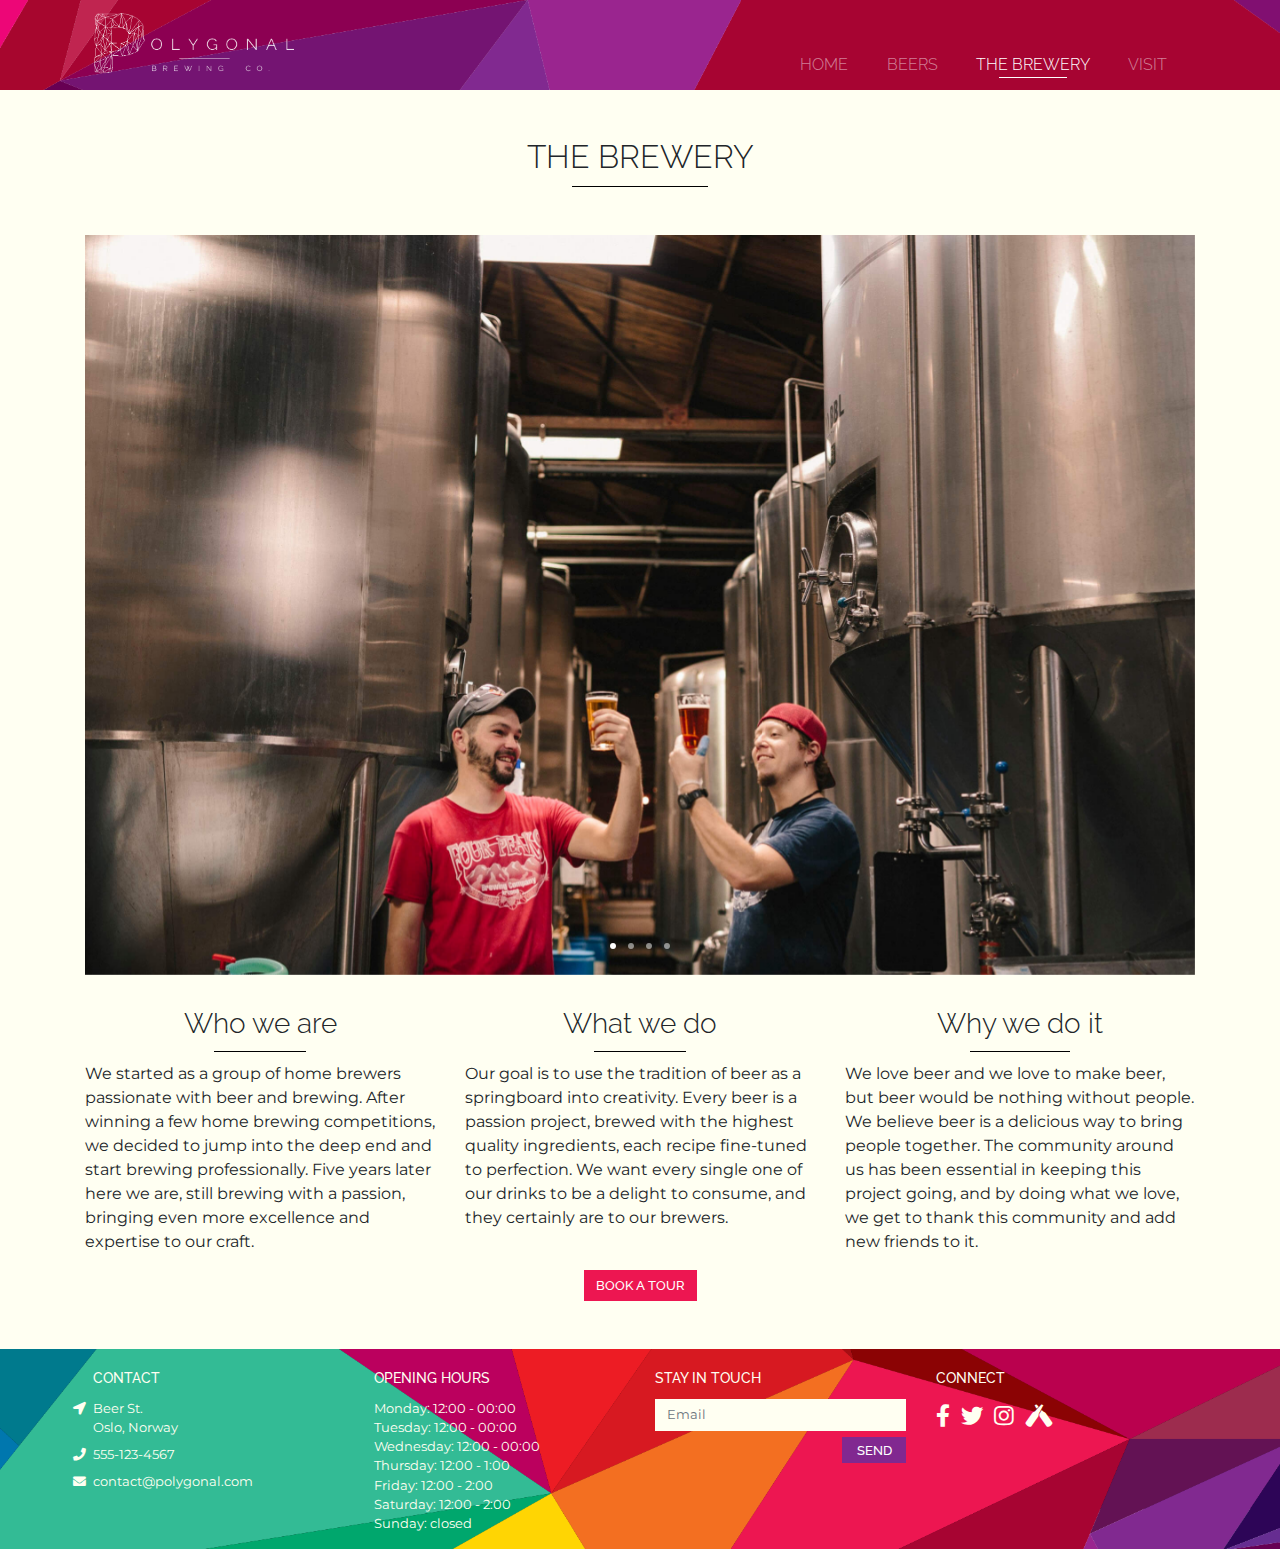
<file: brewery.html>
<!DOCTYPE html>
<html lang="en">

<head>
	<meta charset="UTF-8" />
	<meta name="viewport" content="width=device-width, initial-scale=1.0, user-scalable=no" />
	<meta http-equiv="X-UA-Compatible" content="ie=edge" />
	<link rel="stylesheet" href="https://stackpath.bootstrapcdn.com/bootstrap/4.4.1/css/bootstrap.min.css" />
	<link rel="stylesheet" href="https://cdnjs.cloudflare.com/ajax/libs/font-awesome/5.13.0/css/all.min.css" />
	<link rel="icon" href="favicon.ico" type="image/x-icon" />
	<link rel="stylesheet" href="assets/css/style.css" type="text/css" />
	<title>BREWERY | Polygonal Brewing Co.</title>
</head>

<body class="d-flex flex-column">
	<!-- HEADER -->
	<header class="sticky-top">
		<div class="nav-container container-fluid bg-custom">
			<nav class="navbar navbar-expand-md navbar-dark">
				<!-- LOGO -->
				<a class="navbar-brand logo" href="index.html"><img
                            src="assets/images/polygonal-logo-white-v2.png"
                            alt="Polygonal Brewing Logo"
                    /></a>
					<!-- TOGGLE NAV ICON ON MOBILE -->
					<button
                        class="navbar-toggler ml-auto"
                        type="button"
                        data-toggle="collapse"
                        data-target="#navbarNavDropdown"
                        aria-controls="navbarNavDropdown"
                        aria-expanded="false"
                        aria-label="Toggle navigation"
                    >
                        <span class="navbar-toggler-icon"></span>
                    </button>
					<!-- NAVIGATION -->
					<div class="collapse navbar-collapse" id="navbarNavDropdown">
						<ul id="nav" class="navbar-nav ml-auto">
							<li class="nav-item text-center">
								<a class="nav-link" href="index.html">Home</a>
							</li>
							<li class="nav-item text-center">
								<a class="nav-link" href="beers.html">Beers</a>
							</li>
							<li class="nav-item text-center">
								<a class="nav-link active" href="brewery.html">The Brewery<span class="sr-only">
                                        (current)</span></a>
							</li>
							<li class="nav-item text-center">
								<a class="nav-link" href="visit.html">Visit</a>
							</li>
						</ul>
					</div>
			</nav>
		</div>
	</header>

	<section id="page-content">
		<div class="container content-container">
			<!-- HEADER -->
			<div class="text-center">
				<h2 class="uppercase center-title">The Brewery</h2>
			</div>

			<!-- SLIDESHOW -->
			<div class="row">
				<div class="col carousel slide" data-ride="carousel" id="homepage-carousel" data-interval="6000"
					data-touch="true">
					<ol class="carousel-indicators">
						<li data-target="#homepage-carousel" data-slide-to="0" class="active"></li>
						<li data-target="#homepage-carousel" data-slide-to="1"></li>
						<li data-target="#homepage-carousel" data-slide-to="2"></li>
						<li data-target="#homepage-carousel" data-slide-to="3"></li>
					</ol>
					<div class="carousel-inner">
						<div class="carousel-item active">
							<img
                                    class="d-block w-100"
                                    src="assets/images/brewery-photo1.jpg"
                                    alt="Brewers surrounded by fermentation tanks"
                                />
                            </div>
							<div class="carousel-item">
								<img
                                    class="d-block w-100"
                                    src="assets/images/brewery-photo2.jpg"
                                    alt="Bag of malt near fermenter"
                                />
                            </div>
								<div class="carousel-item">
									<img
                                    class="d-block w-100"
                                    src="assets/images/brewery-photo4.jpg"
                                    alt="Pouring beer from tank tap"
                                />
                            </div>
									<div class="carousel-item">
										<img
                                    class="d-block w-100"
                                    src="assets/images/brewery-photo3.jpg"
                                    alt="Beer on canning line"
                                />
                            </div>
									</div>
								</div>
							</div>
							<!-- TEXT CONTENT -->
							<div class="row row-buffer">
								<div class="col-md-4">
									<div class="text-center">
										<h3>Who we are</h3>
									</div>
									<p>
										We started as a group of home brewers passionate
										with beer and brewing. After winning a few home
										brewing competitions, we decided to jump into the
										deep end and start brewing professionally. Five
										years later here we are, still brewing with a
										passion, bringing even more excellence and expertise
										to our craft.
									</p>
								</div>
								<div class="col-md-4">
									<div class="text-center">
										<h3>What we do</h3>
									</div>
									<p>
										Our goal is to use the tradition of beer as a
										springboard into creativity. Every beer is a passion
										project, brewed with the highest quality
										ingredients, each recipe fine-tuned to perfection.
										We want every single one of our drinks to be a
										delight to consume, and they certainly are to our
										brewers.
									</p>
								</div>
								<div class="col-md-4">
									<div class="text-center">
										<h3>Why we do it</h3>
									</div>
									<p>
										We love beer and we love to make beer, but beer
										would be nothing without people. We believe beer is
										a delicious way to bring people together. The
										community around us has been essential in keeping
										this project going, and by doing what we love, we
										get to thank this community and add new friends to
										it.
									</p>
								</div>
							</div>
							<div class="row">
								<div class="col text-center">
									<a class="btn btn-primary" href="visit.html">Book a tour</a>
								</div>
							</div>
						</div>
	</section>

	<!-- FOOTER -->
	<footer id="sticky-footer">
		<div class="container-fluid bg-custom">
			<div class="row footer-container text-center text-md-left">
				<div class="col-md-3 footer-info">
					<h4>Contact</h4>
					<ul class="fa-ul">
						<li>
							<span class="fa-li d-none d-md-inline"
                                    ><i class="fa fa-location-arrow"></i></span><i
                                    class="fa fa-location-arrow d-md-none pr-2"
                                ></i>
							Beer St. <br />Oslo, Norway
                            </li>
						<li>
							<span class="fa-li d-none d-md-inline"
                                    ><i class="fa fa-phone"></i></span><i class="fa fa-phone d-md-none pr-2"></i><a
								aria-label="phone number" href="tel:555-123-4567">555-123-4567</a>
						</li>
						<li>
							<span class="fa-li d-none d-md-inline"
                                    ><i class="fa fa-envelope"></i></span><i class="fa fa-envelope d-md-none pr-2"></i><a
								aria-label="email" href="mailto:contact@polygonal.com">contact@polygonal.com</a>
						</li>
					</ul>
					<hr class="d-md-none" />
				</div>
				<div class="col-md-3 hours">
					<h4>Opening Hours</h4>
					<ul class="list-unstyled">
						<li>Monday: 12:00 - 00:00</li>
						<li>Tuesday: 12:00 - 00:00</li>
						<li>Wednesday: 12:00 - 00:00</li>
						<li>Thursday: 12:00 - 1:00</li>
						<li>Friday: 12:00 - 2:00</li>
						<li>Saturday: 12:00 - 2:00</li>
						<li>Sunday: closed</li>
					</ul>
					<hr class="d-md-none" />
				</div>
				<div class="col-md-3 footer-form">
					<h4>Stay In Touch</h4>
					<form class="form-group">
						<input
                                type="email"
                                required
                                class="form-control"
                                placeholder="Email"
                                aria-label="Email address"
                            />
						<div class="text-right">
							<button
                                    type="submit"
                                    class="btn btn-primary form-control"
                                    aria-label="submit-form"
                                >
                                    send
                                </button>
						</div>
					</form>
					<hr class="d-md-none" />
				</div>
				<div class="col-md-3 social">
					<h4>Connect</h4>
					<ul class="list-inline">
						<li class="list-inline-item align-middle">
							<a aria-label="Facebook" href="https://facebook.com" target="_blank"
								rel="noopener"><i class="fab fa-facebook-f"></i></a>
						</li>
						<li class="list-inline-item align-middle">
							<a aria-label="Twitter" href="https://twitter.com" target="_blank"
								rel="noopener"><i class="fab fa-twitter"></i></a>
						</li>
						<li class="list-inline-item align-middle">
							<a aria-label="instagram" href="https://instagram.com" target="_blank"
								rel="noopener"><i class="fab fa-instagram"></i></a>
						</li>
						<li class="list-inline-item align-middle">
							<a aria-label="untappd" href="https://untappd.com" target="_blank"
								rel="noopener"><i class="fab fa-untappd"></i></a>
						</li>
					</ul>
				</div>
			</div>
		</div>
	</footer>
	<!-- SCRIPTS -->
	<script src="https://code.jquery.com/jquery-3.4.1.slim.min.js"></script>
	<script src="https://stackpath.bootstrapcdn.com/bootstrap/4.4.1/js/bootstrap.min.js"></script>
</body>

</html>
</file>
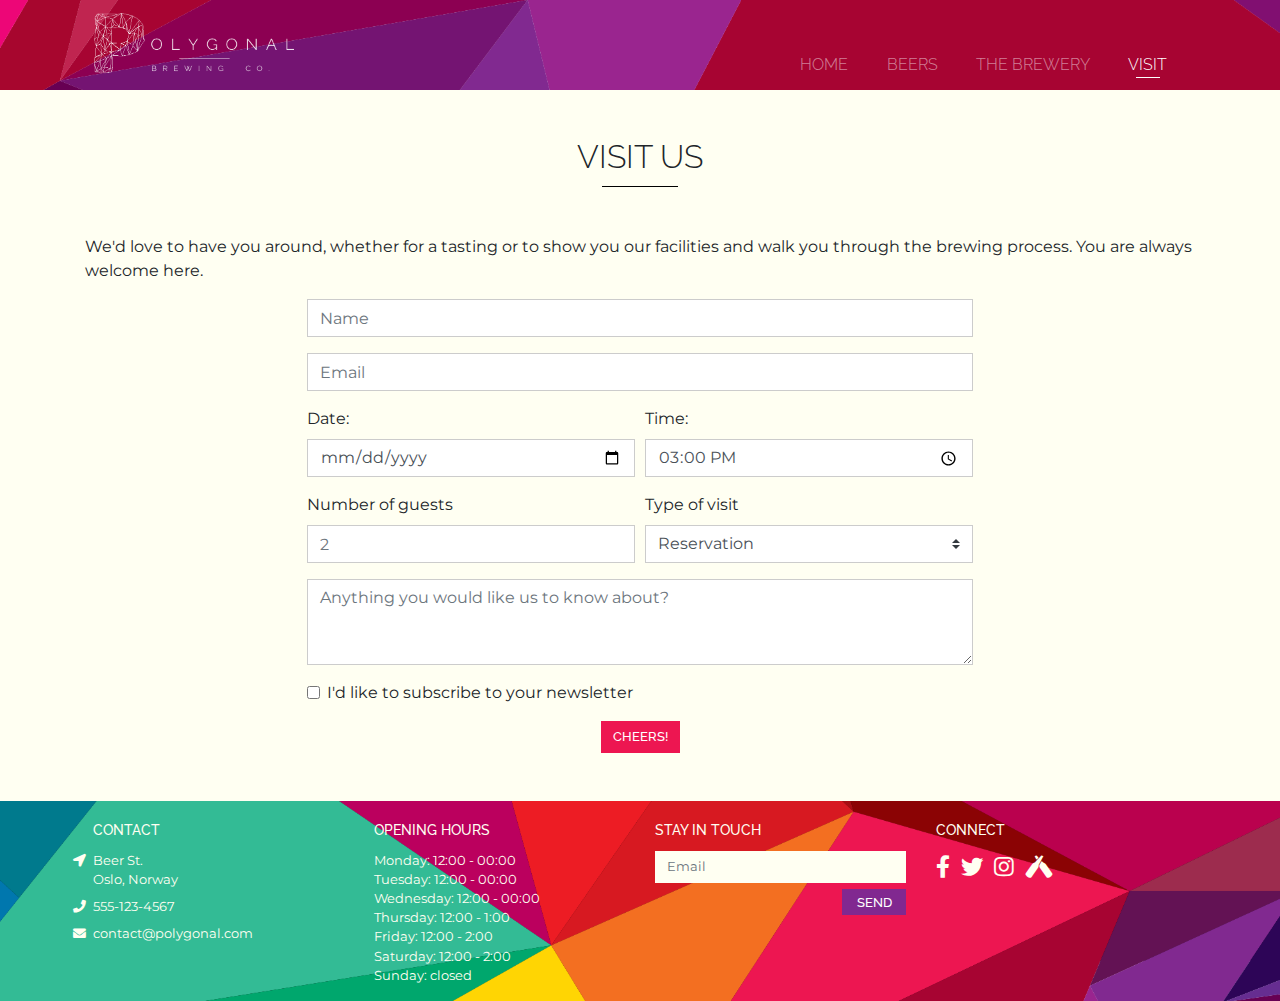
<file: visit.html>
<!DOCTYPE html>
<html lang="en">

<head>
	<meta charset="UTF-8" />
	<meta name="viewport" content="width=device-width, initial-scale=1.0, user-scalable=no" />
	<meta http-equiv="X-UA-Compatible" content="ie=edge" />
	<link rel="stylesheet" href="https://stackpath.bootstrapcdn.com/bootstrap/4.4.1/css/bootstrap.min.css" />
	<link rel="stylesheet" href="https://cdnjs.cloudflare.com/ajax/libs/font-awesome/5.13.0/css/all.min.css" />
	<link rel="icon" href="favicon.ico" type="image/x-icon" />
	<link rel="stylesheet" href="assets/css/style.css" type="text/css" />
	<title>VISIT | Polygonal Brewing Co.</title>
</head>

<body class="d-flex flex-column">
	<!-- HEADER -->
	<header class="sticky-top">
		<div class="nav-container container-fluid bg-custom">
			<nav class="navbar navbar-expand-md navbar-dark">
				<!-- LOGO -->
				<a class="navbar-brand logo" href="index.html"><img
                            src="assets/images/polygonal-logo-white-v2.png"
                            alt="Polygonal Brewing Logo"
                    /></a>
					<!-- TOGGLE NAV ICON ON MOBILE -->
					<button
                        class="navbar-toggler ml-auto"
                        type="button"
                        data-toggle="collapse"
                        data-target="#navbarNavDropdown"
                        aria-controls="navbarNavDropdown"
                        aria-expanded="false"
                        aria-label="Toggle navigation"
                    >
                        <span class="navbar-toggler-icon"></span>
                    </button>
					<!-- NAVIGATION -->
					<div class="collapse navbar-collapse" id="navbarNavDropdown">
						<ul id="nav" class="navbar-nav ml-auto">
							<li class="nav-item text-center">
								<a class="nav-link" href="index.html">Home</a>
							</li>
							<li class="nav-item text-center">
								<a class="nav-link" href="beers.html">Beers</a>
							</li>
							<li class="nav-item text-center">
								<a class="nav-link" href="brewery.html">The Brewery<span class="sr-only">
                                        (current)</span></a>
							</li>
							<li class="nav-item text-center">
								<a class="nav-link active" href="visit.html">Visit<span class="sr-only">
                                        (current)</span></a>
							</li>
						</ul>
					</div>
			</nav>
		</div>
	</header>

	<!-- MAIN CONTENT AND FORM -->

	<section id="page-content">
		<div class="container content-container visit-content">
			<div class="text-center">
				<h2 class="uppercase center-title">Visit Us</h2>
			</div>

			<p>
				We'd love to have you around, whether for a tasting or to
				show you our facilities and walk you through the brewing
				process. You are always welcome here.
			</p>
			<div class="form-wrapper">
				<form>
					<div class="form-row">
						<div class="col form-group">
							<input
                                    class="form-control"
                                    type="text"
                                    name="name"
                                    id="fullname"
                                    placeholder="Name"
                                    required
                                    aria-label="Name"
                                />
                            </div>
						</div>
						<div class="form-row">
							<div class="col form-group">
								<input
                                    class="form-control"
                                    type="email"
                                    name="email"
                                    id="email"
                                    placeholder="Email"
                                    required
                                    aria-label="Email"
                                />
                            </div>
							</div>
							<div class="form-row">
								<div class="col form-group">
									<label for="date">Date:</label>
									<input
                                    class="form-control"
                                    type="date"
                                    name="date"
                                    id="date"
                                    required
                                    aria-label="date"
                                />
                            </div>

									<div class="col form-group">
										<label for="time">Time:</label>
										<input
                                    class="form-control"
                                    type="time"
                                    name="time"
                                    min="15:00"
                                    max="23:45"
                                    value="15:00"
                                    id="time"
                                    required
                                    aria-label="time"
                                />
                            </div>
									</div>
									<div class="form-row">
										<div class="col form-group">
											<label for="guests">Number of guests</label>
											<input
                                    class="form-control"
                                    type="number"
                                    id="guests"
                                    name="guests"
                                    min="1"
                                    max="15"
                                    placeholder="2"
                                    required
                                    aria-label="number of guests"
                                />
                            </div>
											<div class="col form-group">
												<label for="visit-type">Type of visit</label>
												<select
                                    id="visit-type"
                                    class="form-control custom-select"
                                    name="visit-type"
                                    aria-label="type of visit"
                                >
                                    <option value="reservation"
                                        >Reservation</option
                                    >
                                    <option value="tour">Tour</option>
                                </select>
											</div>
										</div>
										<div class="form-row form-group">
											<div class="col">
												<textarea
                                    class="form-control"
                                    name="comments"
                                    id="form-comment"
                                    rows="3"
                                    placeholder="Anything you would like us to know about?"
                                    aria-label="additional comments"
                                ></textarea>
											</div>
										</div>
										<div class="form-row form-group">
											<div class="col">
												<div class="form-check">
													<input
                                        class="form-check-input"
                                        type="checkbox"
                                        value=""
                                        id="signup"
                                        aria-label="subscribe to our newsletter"
                                    />
													<label
                                        class="form-check-label"
                                        for="signup"
                                    >
                                        I'd like to subscribe to your newsletter
                                    </label>
												</div>
											</div>
										</div>
										<div class="form-row">
											<div class="col text-center">
												<input
                                    type="submit"
                                    class="btn btn-primary"
                                    value="cheers!"
                                    aria-label="submit-form"
                                />
                            </div>
											</div>
				</form>
			</div>
		</div>
	</section>
	<!-- FOOTER -->
	<footer id="sticky-footer">
		<div class="container-fluid bg-custom">
			<div class="row footer-container text-center text-md-left">
				<div class="col-md-3 footer-info">
					<h4>Contact</h4>
					<ul class="fa-ul">
						<li>
							<span class="fa-li d-none d-md-inline"
                                    ><i class="fa fa-location-arrow"></i></span><i
                                    class="fa fa-location-arrow d-md-none pr-2"
                                ></i>
							Beer St. <br />Oslo, Norway
                            </li>
						<li>
							<span class="fa-li d-none d-md-inline"
                                    ><i class="fa fa-phone"></i></span><i class="fa fa-phone d-md-none pr-2"></i><a
								aria-label="phone number" href="tel:555-123-4567">555-123-4567</a>
						</li>
						<li>
							<span class="fa-li d-none d-md-inline"
                                    ><i class="fa fa-envelope"></i></span><i class="fa fa-envelope d-md-none pr-2"></i><a
								aria-label="email" href="mailto:contact@polygonal.com">contact@polygonal.com</a>
						</li>
					</ul>
					<hr class="d-md-none" />
				</div>
				<div class="col-md-3 hours">
					<h4>Opening Hours</h4>
					<ul class="list-unstyled">
						<li>Monday: 12:00 - 00:00</li>
						<li>Tuesday: 12:00 - 00:00</li>
						<li>Wednesday: 12:00 - 00:00</li>
						<li>Thursday: 12:00 - 1:00</li>
						<li>Friday: 12:00 - 2:00</li>
						<li>Saturday: 12:00 - 2:00</li>
						<li>Sunday: closed</li>
					</ul>
					<hr class="d-md-none" />
				</div>
				<div class="col-md-3 footer-form">
					<h4>Stay In Touch</h4>
					<form class="form-group">
						<input
                                type="email"
                                required
                                class="form-control"
                                placeholder="Email"
                                aria-label="Email address"
                            />
						<div class="text-right">
							<button
                                    type="submit"
                                    class="btn btn-primary form-control"
                                    aria-label="submit-form"
                                >
                                    send
                                </button>
						</div>
					</form>
					<hr class="d-md-none" />
				</div>
				<div class="col-md-3 social">
					<h4>Connect</h4>
					<ul class="list-inline">
						<li class="list-inline-item align-middle">
							<a aria-label="Facebook" href="https://facebook.com" target="_blank"
								rel="noopener"><i class="fab fa-facebook-f"></i></a>
						</li>
						<li class="list-inline-item align-middle">
							<a aria-label="Twitter" href="https://twitter.com" target="_blank"
								rel="noopener"><i class="fab fa-twitter"></i></a>
						</li>
						<li class="list-inline-item align-middle">
							<a aria-label="instagram" href="https://instagram.com" target="_blank"
								rel="noopener"><i class="fab fa-instagram"></i></a>
						</li>
						<li class="list-inline-item align-middle">
							<a aria-label="untappd" href="https://untappd.com" target="_blank"
								rel="noopener"><i class="fab fa-untappd"></i></a>
						</li>
					</ul>
				</div>
			</div>
		</div>
	</footer>
	<!-- SCRIPTS -->
	<script src="https://code.jquery.com/jquery-3.4.1.slim.min.js"></script>
	<script src="https://stackpath.bootstrapcdn.com/bootstrap/4.4.1/js/bootstrap.min.js"></script>
</body>

</html>
</file>
<file: assets/css/style.css>
@import url("https://fonts.googleapis.com/css?family=Montserrat:300,400,500|Raleway:300,400,500");

/* FONTS */

body {
    font-family: "Montserrat", sans-serif;
    font-size: 16px;
    font-weight: 400;
    background-color: #fffff2;
}

a {
    color: #ed1651;
}

a:hover {
    color: #a70432;
    text-decoration: none;
}

h1,
h2,
h3,
h4,
h5 {
    font-family: "Raleway", sans-serif;
    font-weight: 300;
}

.center-title {
    margin: 1.2rem auto;
    display: inline-block;
}

.content-container h2 {
    margin: 3rem 0;
}

h2::after,
h3::after,
#beerCarousel .carousel-item h4::after {
    content: "";
    width: 60%;
    height: 1px;
    display: block;
    clear: both;
    background-color: #000;
    margin: auto;
    margin-top: 0.6rem;
}

h3 {
    padding-bottom: 5px;
    margin-bottom: 5px;
    display: inline-block;
}

.uppercase {
    text-transform: uppercase;
}

/* HEADING */

.logo {
    max-width: 200px;
    margin-left: auto;
    margin-right: auto;
}

.logo img {
    width: 100%;
}

header {
    background-image: url("../images/nav-bg-2.png");
    background-repeat: no-repeat;
    background-size: cover;
}

.navbar-nav .nav-item .nav-link {
    font-family: "Raleway", sans-serif;
    text-transform: uppercase;
    font-weight: 300;
    font-size: 1rem;
    position: relative;
    padding: 0.5rem 1.2rem;
    display: inline-block;
}

.navbar-nav .nav-item .nav-link:hover {
    color: #fff;
}
.navbar-nav .nav-item .nav-link:hover::after,
.nav-item .active::after {
    content: "";
    width: 60%;
    height: 1px;
    display: block;
    clear: both;
    background-color: #fff;
    margin: auto;
}

.nav-container {
    width: 100%;
}

.navbar-toggler {
    position: absolute;
    top: 25px;
    right: -20px;
    border: 0;
}

/* FOOTER */

footer .bg-custom {
    background-image: url("../images/footer-bg.png");
    background-repeat: no-repeat;
    background-size: cover;
    color: #fffff2;
    font-size: 0.8rem;
    padding-top: 20px;
}

.footer-info li {
    margin-bottom: 0.5rem;
}

footer h4 {
    font-size: 0.9rem;
    font-weight: 500;
    text-transform: uppercase;
    margin-bottom: 0.8rem;
}

footer a,
footer a:hover {
    color: #fffff2;
}

footer .social ul {
    line-height: 2rem;
}

footer .social .list-inline-item {
    font-size: 1.4rem;
}

footer .social .list-inline-item:hover {
    transform: scale(1.2);
}

.list-inline-item:not(:last-child) {
    margin-right: 0px;
    padding-right: 0.5rem;
}

footer input[type="email"] {
    border: none;
    width: 100%;
    font-size: 0.8rem;
    border-radius: 0;
    display: inline-block;
    height: 2rem;
    background-color: #fffff2;
}

footer button[type="submit"] {
    background-color: #812890;
    width: 5em;
    height: 2em;
    display: inline-block;
    border: 0;
    margin-top: 0.5em;
    padding-top: 0.3em;
}

footer button[type="submit"]:hover {
    background-color: #631253;
}

footer hr {
    border-top: 1px solid #fffff2;
    width: 60%;
}

footer .fa-ul {
    left: 1.5em;
}

footer .fa-ul {
    margin-left: 0;
}

/* STICKY FOOTER */

html,
body {
    height: 100%;
}

#page-content {
    flex: 1 0 auto;
}

#sticky-footer {
    flex-shrink: 0;
}

/* ELEMENTS */
.btn-primary {
    background-color: #ed1651;
    font-family: "Raleway", sans-serif;
    font-weight: 500;
    font-size: 0.8rem;
    text-transform: uppercase;
    border: none;
    border-radius: 0;
}

.btn-primary:hover {
    background-color: #a70432;
}

.carousel-indicators li {
    width: 6px;
    height: 6px;
    border-radius: 50%;
    margin-left: 6px;
    margin-right: 6px;
}

/* SPACING */

.content-container,
.nav-container nav,
.footer-container {
    width: 90%;
    margin-left: auto;
    margin-right: auto;
}

.content-container {
    padding-bottom: 3rem;
}

.row-buffer {
    margin-top: 2rem;
}

/* BEER LIST */

.beer-info {
    display: none;
}

.beer-img {
    padding: 1.2rem;
    position: relative;
}

.beer-img img {
    width: 80%;
}

.beer-img img:hover {
    transform: scale(1.1);
    -webkit-filter: drop-shadow(2px 5px 3px #aaa);
    filter: drop-shadow(2px 5px 3px #aaa);
}

.beer-img a {
    text-align: center;
}

/* BEER MODAL FORMATTING */

.modal-content {
    border-radius: 0;
    padding: 2rem;
}

.modal .modal-bg {
    background-color: #fffff2;
}

button.close {
    position: absolute;
    top: 5px;
    right: 10px;
    font-size: 2.5rem;
    font-weight: 300;
    z-index: 1100;
    cursor: pointer;
}

.modal-img {
    padding-left: 2rem;
    position: relative;
}

.modal-img img {
    width: 80%;
}

.art-credit {
    font-size: 0.5rem;
    margin: 0.1rem auto;
    display: block;
}

.progress-label {
    font-size: 0.8rem;
    text-transform: lowercase;
    padding-right: 0.2rem;
}

.progress-bar {
    background-color: #741372;
}

.progress {
    background-color: #f5e1fd;
    border-radius: 0;
}

/* MOBILE BEER CAROUSEL */

#beerCarousel .beer-carousel-img {
    width: 100%;
    max-width: 200px;
    margin: auto;
}
#beerCarousel .carousel-inner {
    padding: 2rem;
}

#beerCarousel .carousel-indicators {
    position: absolute;
    top: 0px;
}

#beerCarousel .carousel-indicators li {
    background-color: #631253;
    width: 10px;
    height: 10px;
    border-radius: 50%;
}
#beerCarousel .carousel-item {
    padding-left: 0.3rem;
    padding-right: 0.3rem;
}

/* VISIT PAGE / FORM */

.form-wrapper {
    width: 60%;
    margin: auto;
}

.form-control,
.custom-select {
    border-radius: 0px;
    border: solid 1px #ccc;
}

/* HOMEPAGE MAP FORMATTING */
#map-container iframe {
    border: none;
    margin-top: -50px;
    width: 100%;
    height: 20rem;
}

#map-container {
    overflow: hidden;
}

#map-overlay {
    position: relative;
    width: 100%;
    height: 20rem;
    top: 20rem;
    margin-top: -20rem;
    z-index: 1;
}

/* MEDIA QUERIES */

@media only screen and (max-width: 600px) {
    .form-wrapper {
        width: 100%;
    }
}

@media only screen and (min-width: 768px) {
    .nav-container ul {
        position: relative;
        bottom: -20px;
    }
}
</file>
